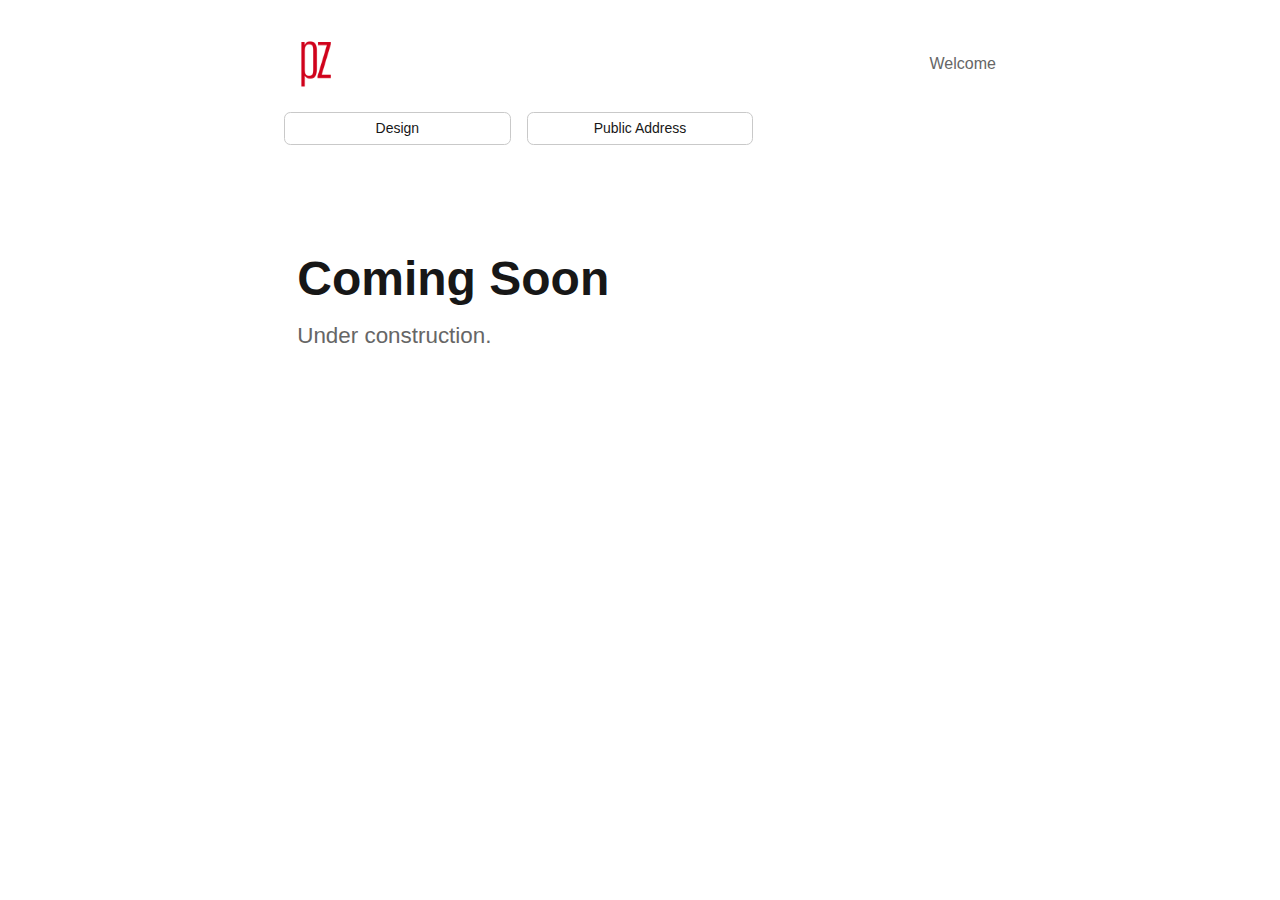
<file: index.html>
<!doctype html>
<html lang=en>
<meta charset=utf-8>

<title>Coming soon</title>
<meta name=viewport content="width=device-width, initial-scale=1">
<meta name=author content=josegpt>
<meta name=description content="Coming soon" >
<meta name=keywords content="HTML, CSS, C, Web, Services">
<meta name=theme-color content=#d0021b>
<meta property=og:type content=website>
<meta property=og:title content="Coming soon">
<meta property=og:url content=https://pz.do>
<meta property=og:description content="Coming soon">
<meta property=og:image content=/static/img/banner.png>
<link rel=icon href=/static/img/favicon.ico>
<link rel=preload as=style href=/static/css/style.css>
<link rel=stylesheet href=/static/css/style.css>

<body>
<header class=stack>
<nav data-align=center data-justify=space-between class=cluster>
<a href=/ data-style=tertiary class=logo>
<img src=/static/img/logo.webp alt=pz>
</a>
<article>
<span>Welcome</span>
</article>
</nav>
<nav class=grid>
<a data-style=secondary href=https://design.pz.do>Design</a>
<a data-style=secondary href=https://addr.pz.do>Public Address</a>
</nav>
</header>

<main>
<hgroup>
<h1>Coming Soon</h1>
<p>Under construction.
</hgroup>

</main>
</file>
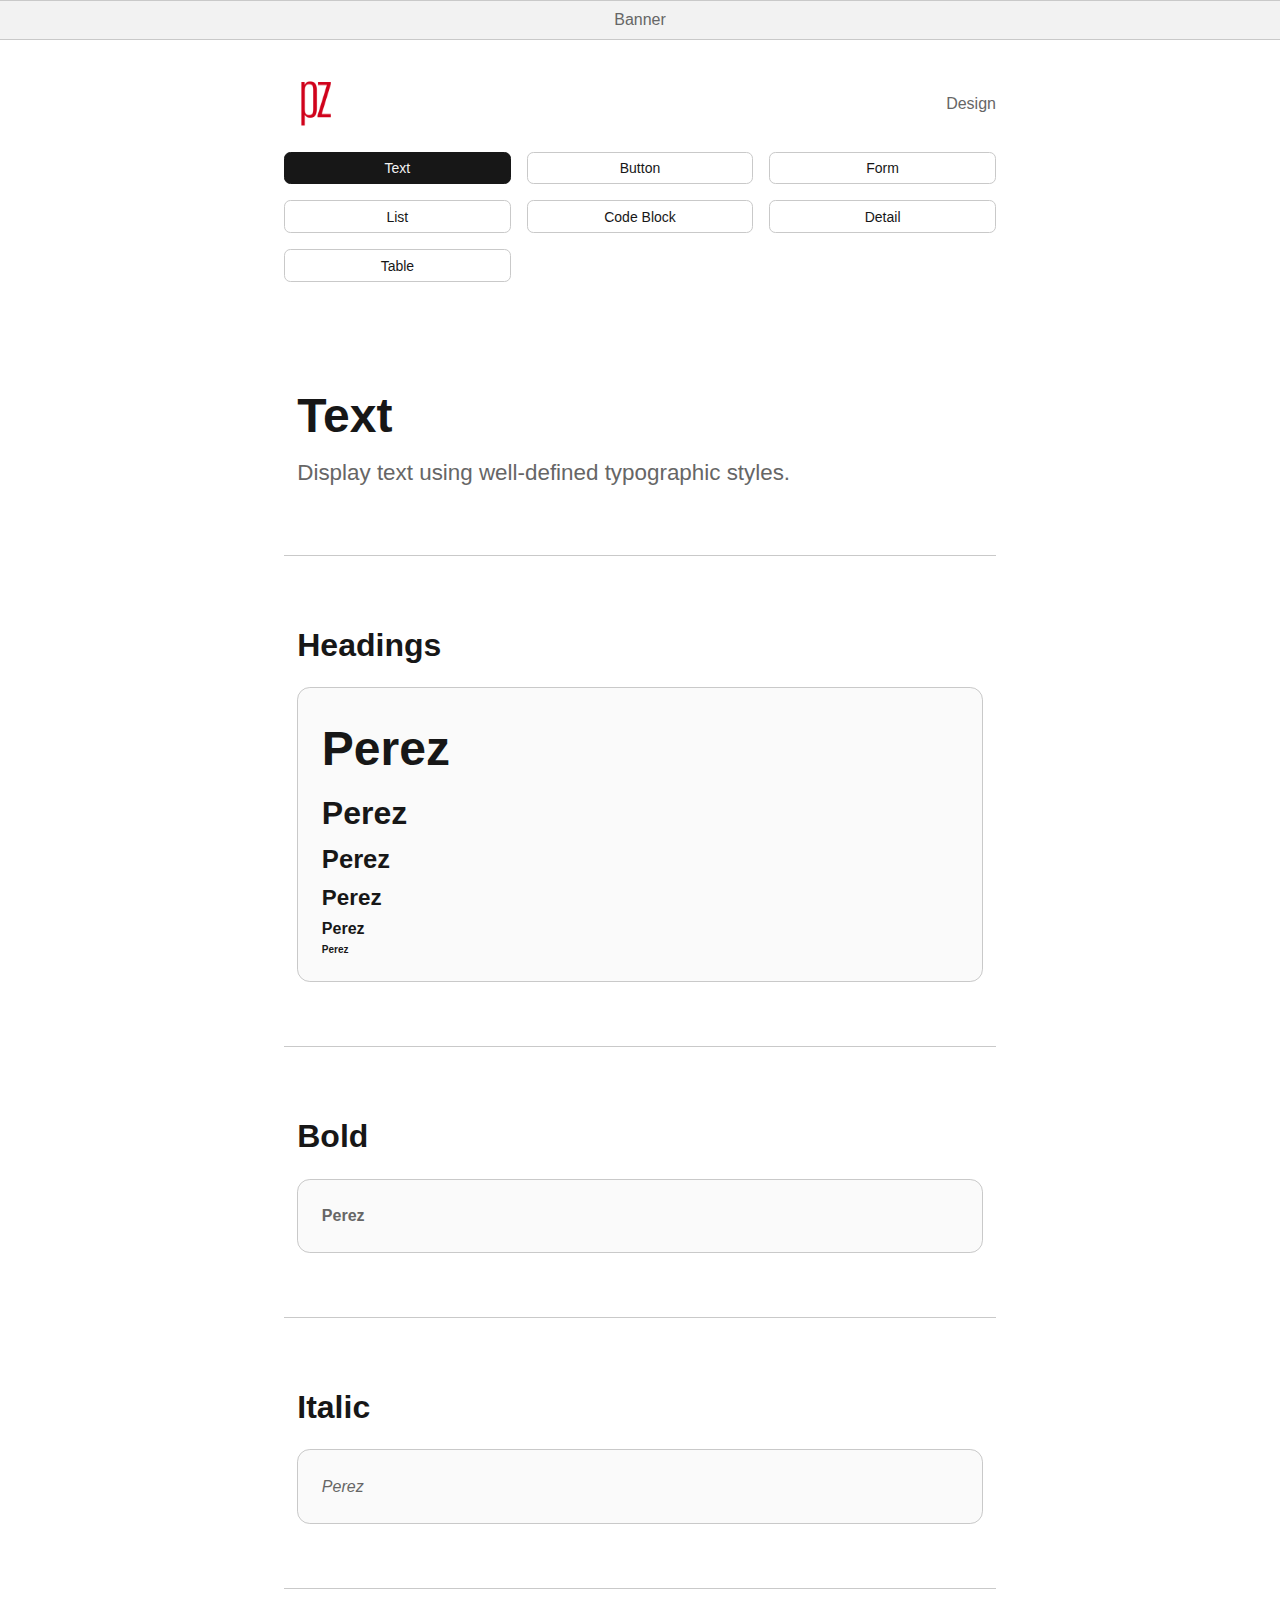
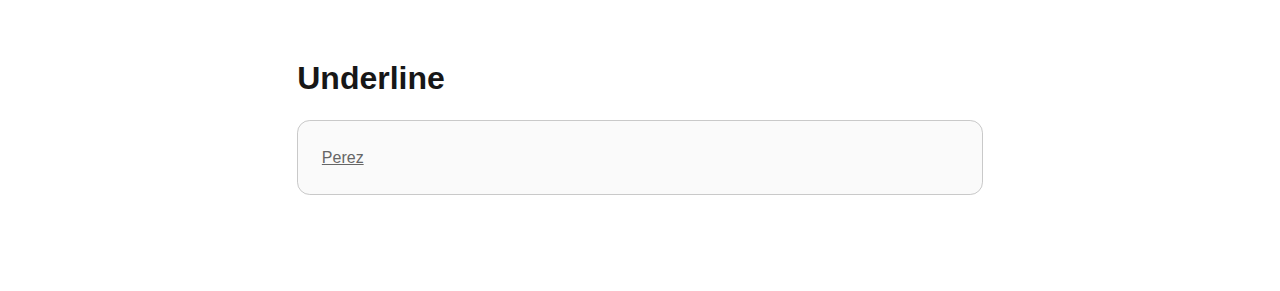
<file: design/index.html>
<!doctype html>
<html lang=en>
<meta charset=utf-8>

<title>Design</title>
<meta name=viewport content="width=device-width, initial-scale=1">
<meta name=author content=josegpt>
<meta name=description content=Design>
<meta name=keywords content="HTML, CSS, C, Web, Services">
<meta name=theme-color content=#d0021b>
<meta property=og:type content=website>
<meta property=og:title content=Design>
<meta property=og:url content=https://design.pz.do>
<meta property=og:description content=Design>
<meta property=og:image content=/static/img/banner.png>
<link rel=icon href=/static/img/favicon.ico>
<link rel=preload as=style href=/static/css/style.css>
<link rel=stylesheet href=/static/css/style.css>

<body>
<article class=banner>Banner</article>
<header class=stack>
<nav data-align=center data-justify=space-between class=cluster>
<a href=/ data-style=tertiary class=logo>
<img src=/static/img/logo.webp alt=pz>
</a>
<article>
<span>Design</span>
</article>
</nav>
<nav class=grid>
<a href=/>Text</a>
<a data-style=secondary href=/b.html>Button</a>
<a data-style=secondary href=/f.html>Form</a>
<a data-style=secondary href=/l.html>List</a>
<a data-style=secondary href=/c.html>Code Block</a>
<a data-style=secondary href=/d.html>Detail</a>
<a data-style=secondary href=/t.html>Table</a>
</nav>
</header>

<main>
<hgroup>
<h1>Text</h1>
<p>Display text using well-defined typographic styles.
</hgroup>

<section>
<h2>Headings</h2>
<article class=box>
<h1>Perez</h1>
<h2>Perez</h2>
<h3>Perez</h3>
<h4>Perez</h4>
<h5>Perez</h5>
<h6>Perez</h6>
</article>
</section>

<section>
<h2>Bold</h2>
<article class=box>
<strong>Perez</strong>
</article>
</section>

<section>
<h2>Italic</h2>
<article class=box>
<em>Perez</em>
</article>
</section>

<section>
<h2>Underline</h2>
<article class=box>
<u>Perez</u>
</article>
</section>

</main>
</file>
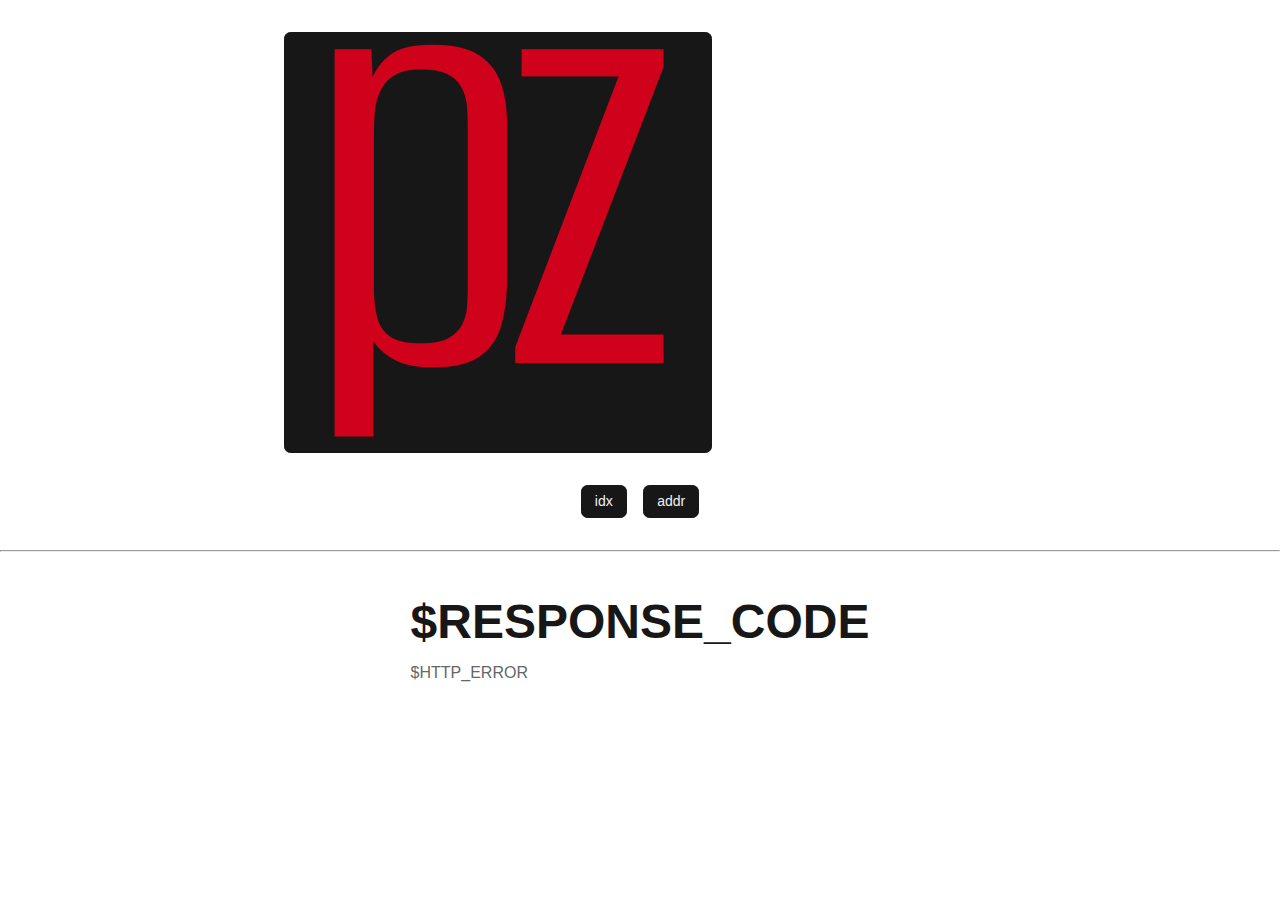
<file: err.html>
<!doctype html>
<html lang=en>
<meta charset=utf-8>

<title>$HTTP_ERROR</title>
<meta name=viewport content="width=device-width, initial-scale=1">
<meta name=author content=josegpt>
<meta name=description content="$HTTP_ERROR">
<meta name=keywords content="html, css, c, web, services">
<meta name=theme-color content=#d0021b>
<meta property=og:type content=website>
<meta property=og:title content="$HTTP_ERROR">
<meta property=og:url content=https://pz.do>
<meta property=og:description content="$HTTP_ERROR">
<meta property=og:image content=/static/img/banner.png>
<link rel=icon href=/static/img/favicon.ico>
<link rel=preload as=style href=/static/css/style.css>
<link rel=stylesheet href=/static/css/style.css>

<body>
<header>
<a href=/ id=logo>
<img src=/static/img/logo.webp alt=pz>
</a>
</header>
<nav data-justify=center class=cluster>
<a href=/>idx</a>
<a href=https://addr.pz.do>addr</a>
</nav>
<hr>
<main class=stack>
<header>
<h1>$RESPONSE_CODE</h1>
<p>$HTTP_ERROR
</header>
</main>
</file>
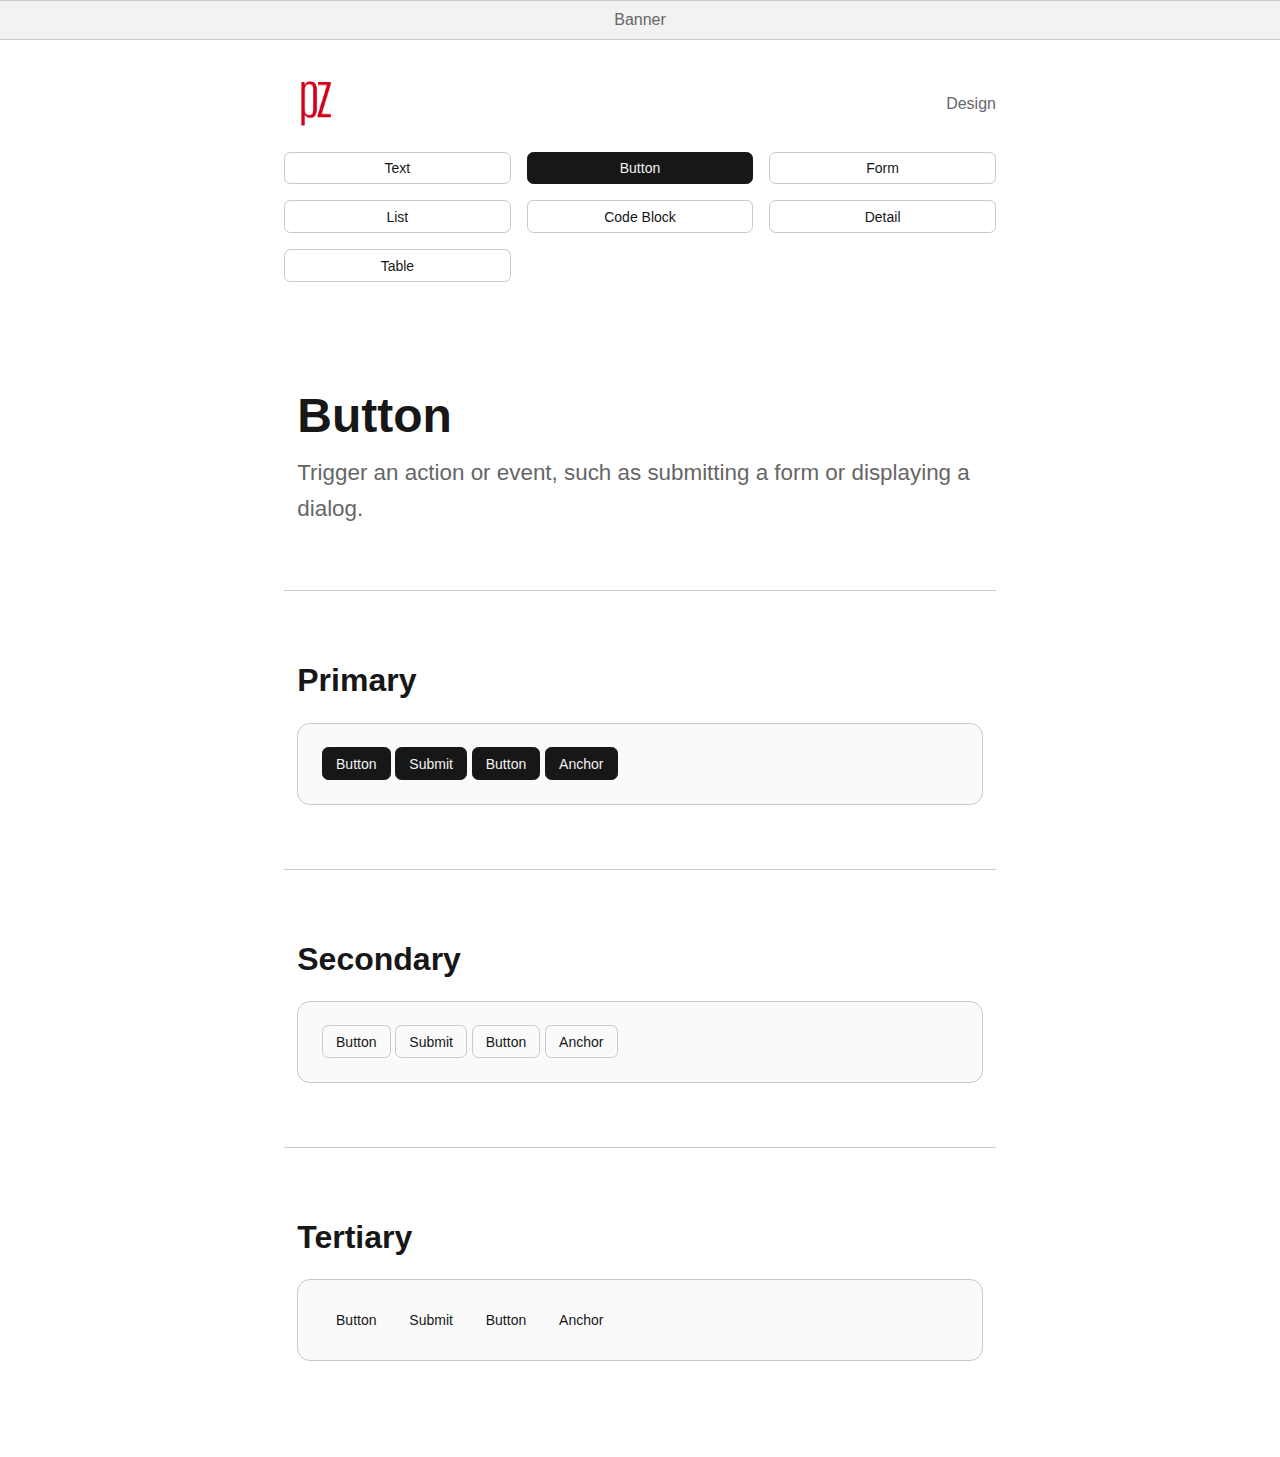
<file: design/b.html>
<!doctype html>
<html lang=en>
<meta charset=utf-8>

<title>Design</title>
<meta name=viewport content="width=device-width, initial-scale=1">
<meta name=author content=josegpt>
<meta name=description content=Design>
<meta name=keywords content="HTML, CSS, C, Web, Services">
<meta name=theme-color content=#d0021b>
<meta property=og:type content=website>
<meta property=og:title content=Design>
<meta property=og:url content=https://design.pz.do>
<meta property=og:description content=Design>
<meta property=og:image content=/static/img/banner.png>
<link rel=icon href=/static/img/favicon.ico>
<link rel=preload as=style href=/static/css/style.css>
<link rel=stylesheet href=/static/css/style.css>

<body>
<article class=banner>Banner</article>
<header class=stack>
<nav data-align=center data-justify=space-between class=cluster>
<a href=/ data-style=tertiary class=logo>
<img src=/static/img/logo.webp alt=pz>
</a>
<article>
<span>Design</span>
</article>
</nav>
<nav class=grid>
<a data-style=secondary href=/>Text</a>
<a href=/b.html>Button</a>
<a data-style=secondary href=/f.html>Form</a>
<a data-style=secondary href=/l.html>List</a>
<a data-style=secondary href=/c.html>Code Block</a>
<a data-style=secondary href=/d.html>Detail</a>
<a data-style=secondary href=/t.html>Table</a>
</nav>
</header>

<main>
<hgroup>
<h1>Button</h1>
<p>Trigger an action or event, such as submitting a form or displaying a dialog.
</hgroup>

<section>
<h2>Primary</h2>
<article class=box>
<button>Button</button>
<input type=submit value=Submit>
<input type=button value=Button>
<a href=#>Anchor</a>
</article>
</section>

<section>
<h2>Secondary</h2>
<article class=box>
<button data-style=secondary>Button</button>
<input data-style=secondary type=submit value=Submit>
<input data-style=secondary type=button value=Button>
<a href=# data-style=secondary>Anchor</a>
</article>
</section>

<section>
<h2>Tertiary</h2>
<article class=box>
<button data-style=tertiary>Button</button>
<input data-style=tertiary type=submit value=Submit>
<input data-style=tertiary type=button value=Button>
<a href=# data-style=tertiary>Anchor</a>
</article>
</section>
</main>
</file>
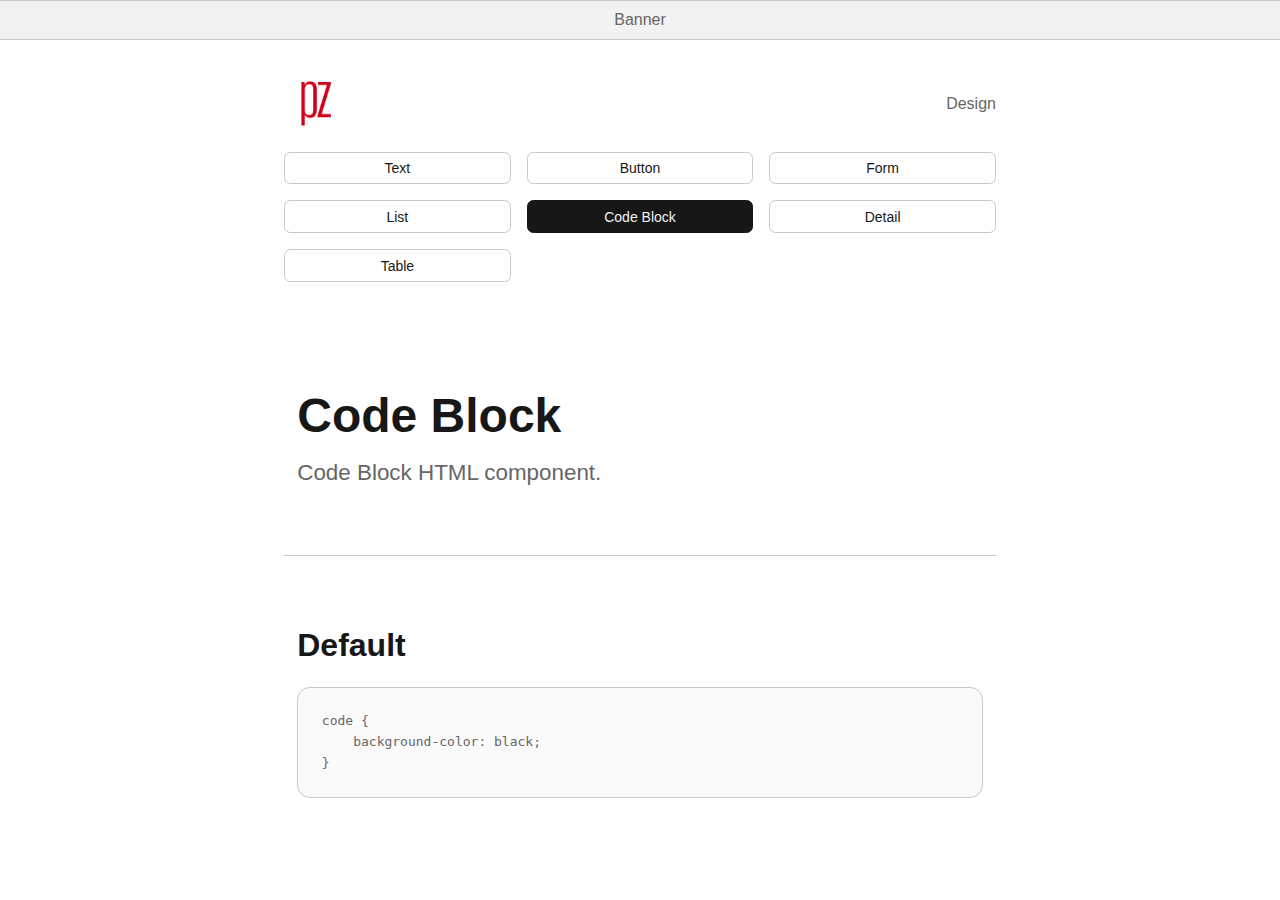
<file: design/c.html>
<!doctype html>
<html lang=en>
<meta charset=utf-8>

<title>Design</title>
<meta name=viewport content="width=device-width, initial-scale=1">
<meta name=author content=josegpt>
<meta name=description content=Design>
<meta name=keywords content="HTML, CSS, C, Web, Services">
<meta name=theme-color content=#d0021b>
<meta property=og:type content=website>
<meta property=og:title content=Design>
<meta property=og:url content=https://design.pz.do>
<meta property=og:description content=Design>
<meta property=og:image content=/static/img/banner.png>
<link rel=icon href=/static/img/favicon.ico>
<link rel=preload as=style href=/static/css/style.css>
<link rel=stylesheet href=/static/css/style.css>

<body>
<article class=banner>Banner</article>
<header class=stack>
<nav data-align=center data-justify=space-between class=cluster>
<a href=/ data-style=tertiary class=logo>
<img src=/static/img/logo.webp alt=pz>
</a>
<article>
<span>Design</span>
</article>
</nav>
<nav class=grid>
<a data-style=secondary href=/>Text</a>
<a data-style=secondary href=/b.html>Button</a>
<a data-style=secondary href=/f.html>Form</a>
<a data-style=secondary href=/l.html>List</a>
<a href=/c.html>Code Block</a>
<a data-style=secondary href=/d.html>Detail</a>
<a data-style=secondary href=/t.html>Table</a>
</nav>
</header>

<main>
<hgroup>
<h1>Code Block</h1>
<p>Code Block HTML component.
</hgroup>

<section>
<h2>Default</h2>
<article class=box>
<pre><code>code {
    background-color: black;
}</code></pre>
</article>
</section>
</main>
</file>
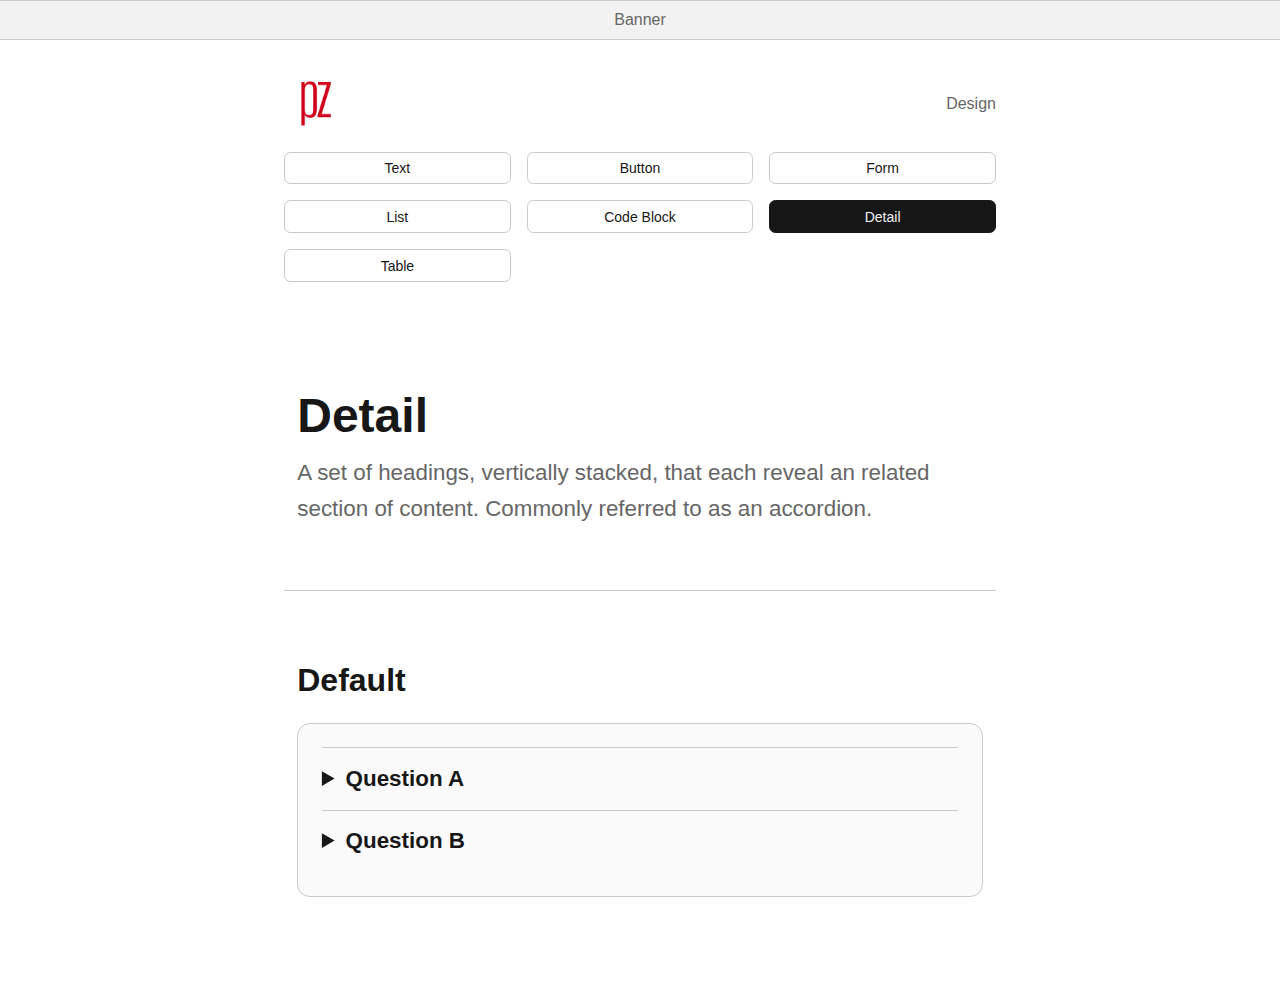
<file: design/d.html>
<!doctype html>
<html lang=en>
<meta charset=utf-8>

<title>Design</title>
<meta name=viewport content="width=device-width, initial-scale=1">
<meta name=author content=josegpt>
<meta name=description content=Design>
<meta name=keywords content="HTML, CSS, C, Web, Services">
<meta name=theme-color content=#d0021b>
<meta property=og:type content=website>
<meta property=og:title content=Design>
<meta property=og:url content=https://design.pz.do>
<meta property=og:description content=Design>
<meta property=og:image content=/static/img/banner.png>
<link rel=icon href=/static/img/favicon.ico>
<link rel=preload as=style href=/static/css/style.css>
<link rel=stylesheet href=/static/css/style.css>

<body>
<article class=banner>Banner</article>
<header class=stack>
<nav data-align=center data-justify=space-between class=cluster>
<a href=/ data-style=tertiary class=logo>
<img src=/static/img/logo.webp alt=pz>
</a>
<article>
<span>Design</span>
</article>
</nav>
<nav class=grid>
<a data-style=secondary href=/>Text</a>
<a data-style=secondary href=/b.html>Button</a>
<a data-style=secondary href=/f.html>Form</a>
<a data-style=secondary href=/l.html>List</a>
<a data-style=secondary href=/c.html>Code Block</a>
<a href=/d.html>Detail</a>
<a data-style=secondary href=/t.html>Table</a>
</nav>
</header>

<main>
<hgroup>
<h1>Detail</h1>
<p>A set of headings, vertically stacked, that each reveal an
related section of content. Commonly referred to as an accordion.
</hgroup>

<section>
<h2>Default</h2>
<article class=box>
<details>
<summary>Question A</summary>
<p>
Lorem ipsum dolor sit amet, consectetur adipiscing elit,
sed do eiusmod tempor incididunt ut labore et dolore magna
aliqua. Ut enim ad minim veniam, quis nostrud exercitation
ullamco laboris nisi ut aliquip ex ea commodo consequat.
</details>
<details>
<summary>Question B</summary>
<p>
Duis aute irure dolor in reprehenderit in voluptate
velit esse cillum dolore eu fugiat nulla pariatur.
</details>
</article>
</section>
</main>
</file>
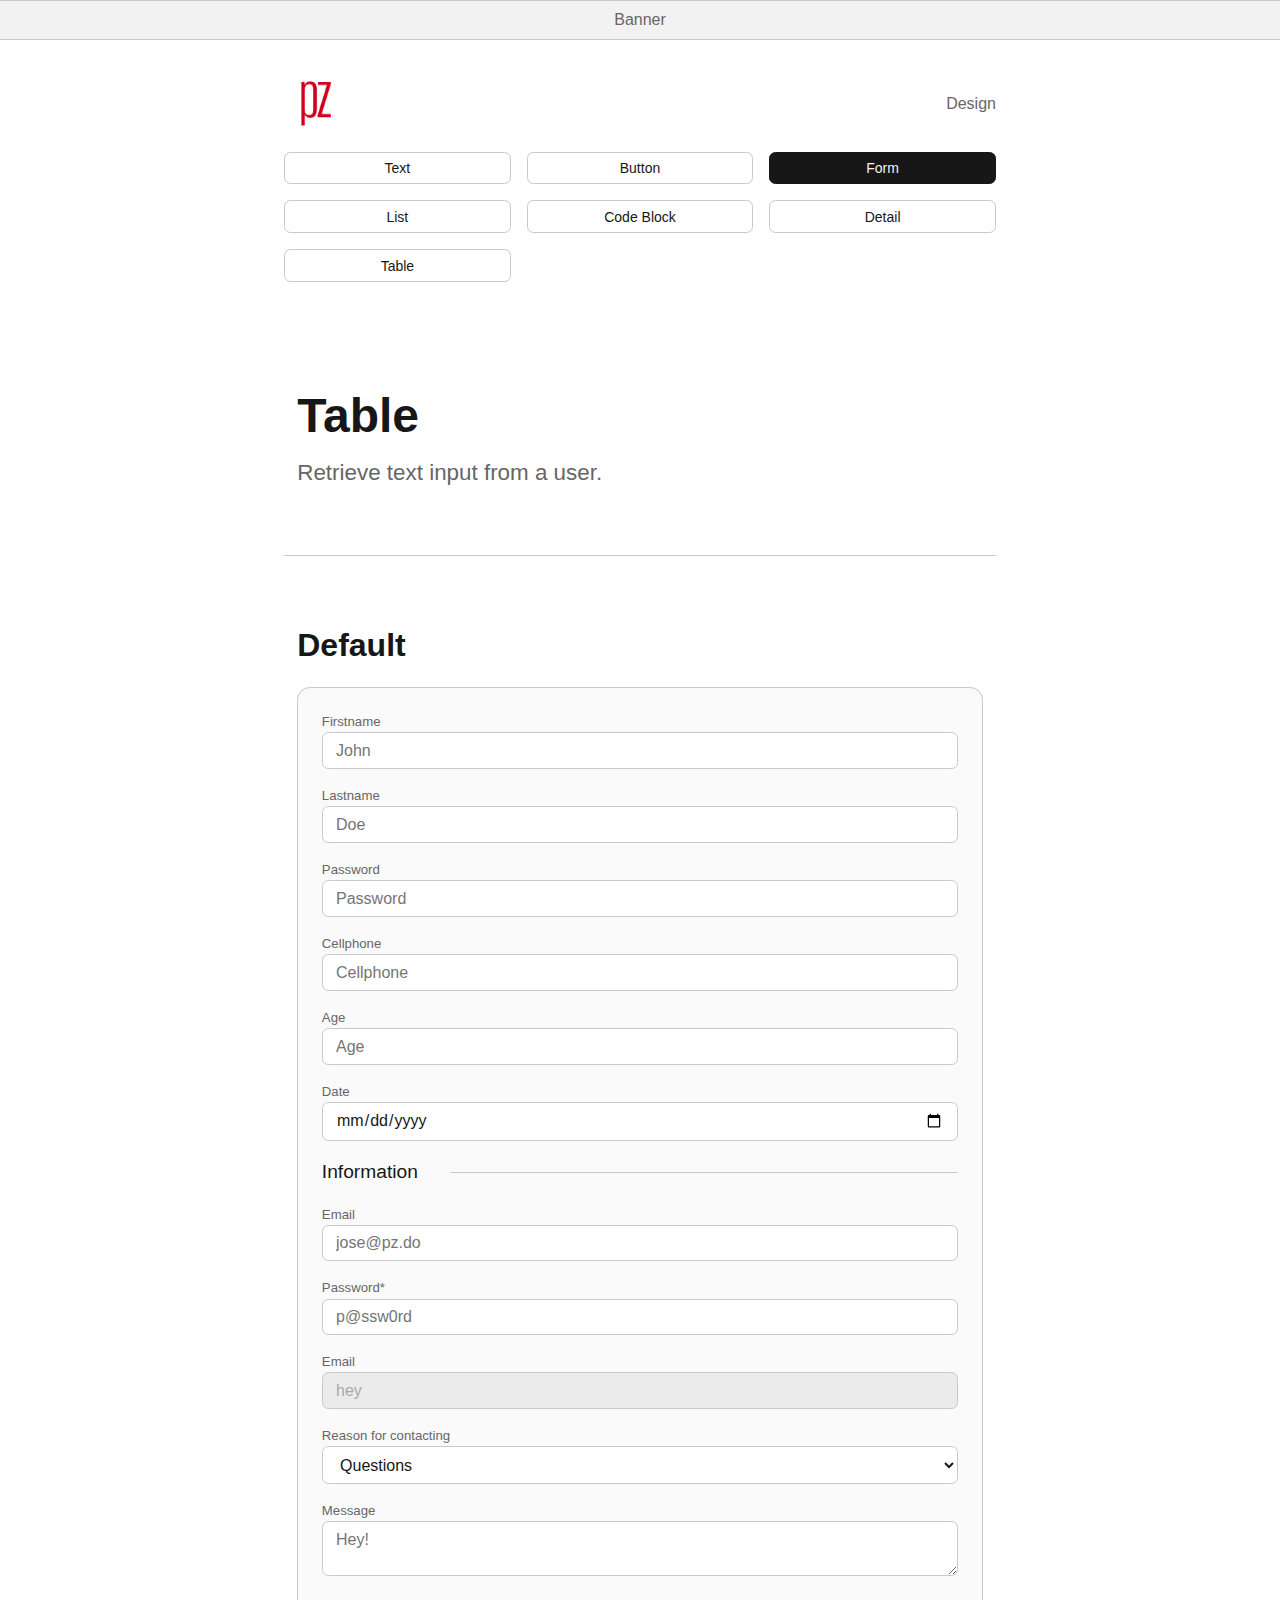
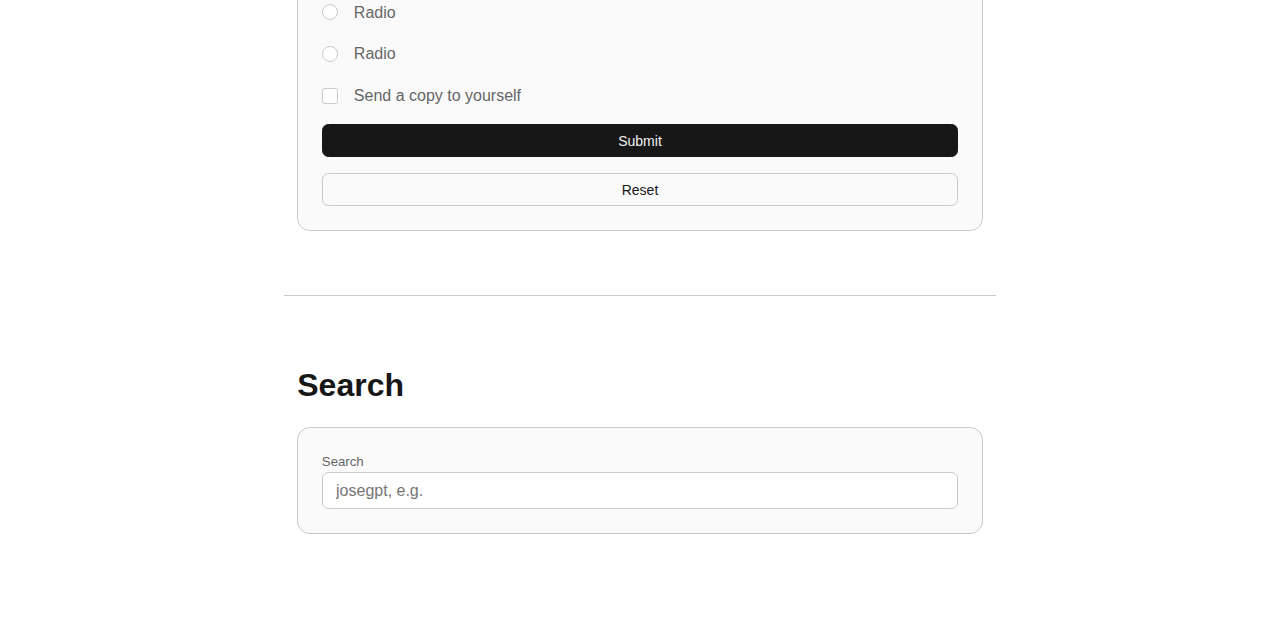
<file: design/f.html>
<!doctype html>
<html lang=en>
<meta charset=utf-8>

<title>Design</title>
<meta name=viewport content="width=device-width, initial-scale=1">
<meta name=author content=josegpt>
<meta name=description content=Design>
<meta name=keywords content="HTML, CSS, C, Web, Services">
<meta name=theme-color content=#d0021b>
<meta property=og:type content=website>
<meta property=og:title content=Design>
<meta property=og:url content=https://design.pz.do>
<meta property=og:description content=Design>
<meta property=og:image content=/static/img/banner.png>
<link rel=icon href=/static/img/favicon.ico>
<link rel=preload as=style href=/static/css/style.css>
<link rel=stylesheet href=/static/css/style.css>

<body>
<article class=banner>Banner</article>
<header class=stack>
<nav data-align=center data-justify=space-between class=cluster>
<a href=/ data-style=tertiary class=logo>
<img src=/static/img/logo.webp alt=pz>
</a>
<article>
<span>Design</span>
</article>
</nav>
<nav class=grid>
<a data-style=secondary href=/>Text</a>
<a data-style=secondary href=/b.html>Button</a>
<a href=/f.html>Form</a>
<a data-style=secondary href=/l.html>List</a>
<a data-style=secondary href=/c.html>Code Block</a>
<a data-style=secondary href=/d.html>Detail</a>
<a data-style=secondary href=/t.html>Table</a>
</nav>
</header>

<main>
<hgroup>
<h1>Table</h1>
<p>Retrieve text input from a user.
</hgroup>

<section>
<h2>Default</h2>
<article class=box>
<form>
<label>
<p>Firstname</p>
<input type=text placeholder=John>
</label>
<label>
<p>Lastname</p>
<input type=text placeholder=Doe>
</label>
<label>
<p>Password</p>
<input type=password placeholder=Password>
</label>
<label>
<p>Cellphone</p>
<input type=tel placeholder=Cellphone>
</label>
<label>
<p>Age</p>
<input type=number placeholder=Age>
</label>
<label>
<p>Date</p>
<input type=date placeholder=Date>
</label>
<fieldset class=stack>
<legend>Information</legend>
<label>
<p>Email</p>
<input type=email placeholder=jose@pz.do>
</label>
<label>
<p>Password*</p>
<input type=password placeholder=p@ssw0rd required>
</label>
<label>
<p>Email</p>
<input type=email placeholder=jose@pz.do value=hey disabled>
</label>
<label>
<p>Reason for contacting</p>
<select>
<option>Questions
</select>
</label>
</fieldset>
<label>
<p>Message</p>
<textarea placeholder=Hey!></textarea>
</label>
<label>
<input name=radio type=radio>
<span>Radio</span>
</label>
<label>
<input name=radio type=radio>
<span>Radio</span>
</label>
<label>
<input type=checkbox>
<span>Send a copy to yourself</span>
</label>
<input type=submit>
<input data-style=secondary type=reset>
</form>
</article>
</section>

<section>
<h2>Search</h2>
<article class=box>
<search>
<form>
<label>
<p>Search</p>
<input type=search placeholder="josegpt, e.g.">
</label>
</form>
</search>
</article>
</section>
</main>
</file>
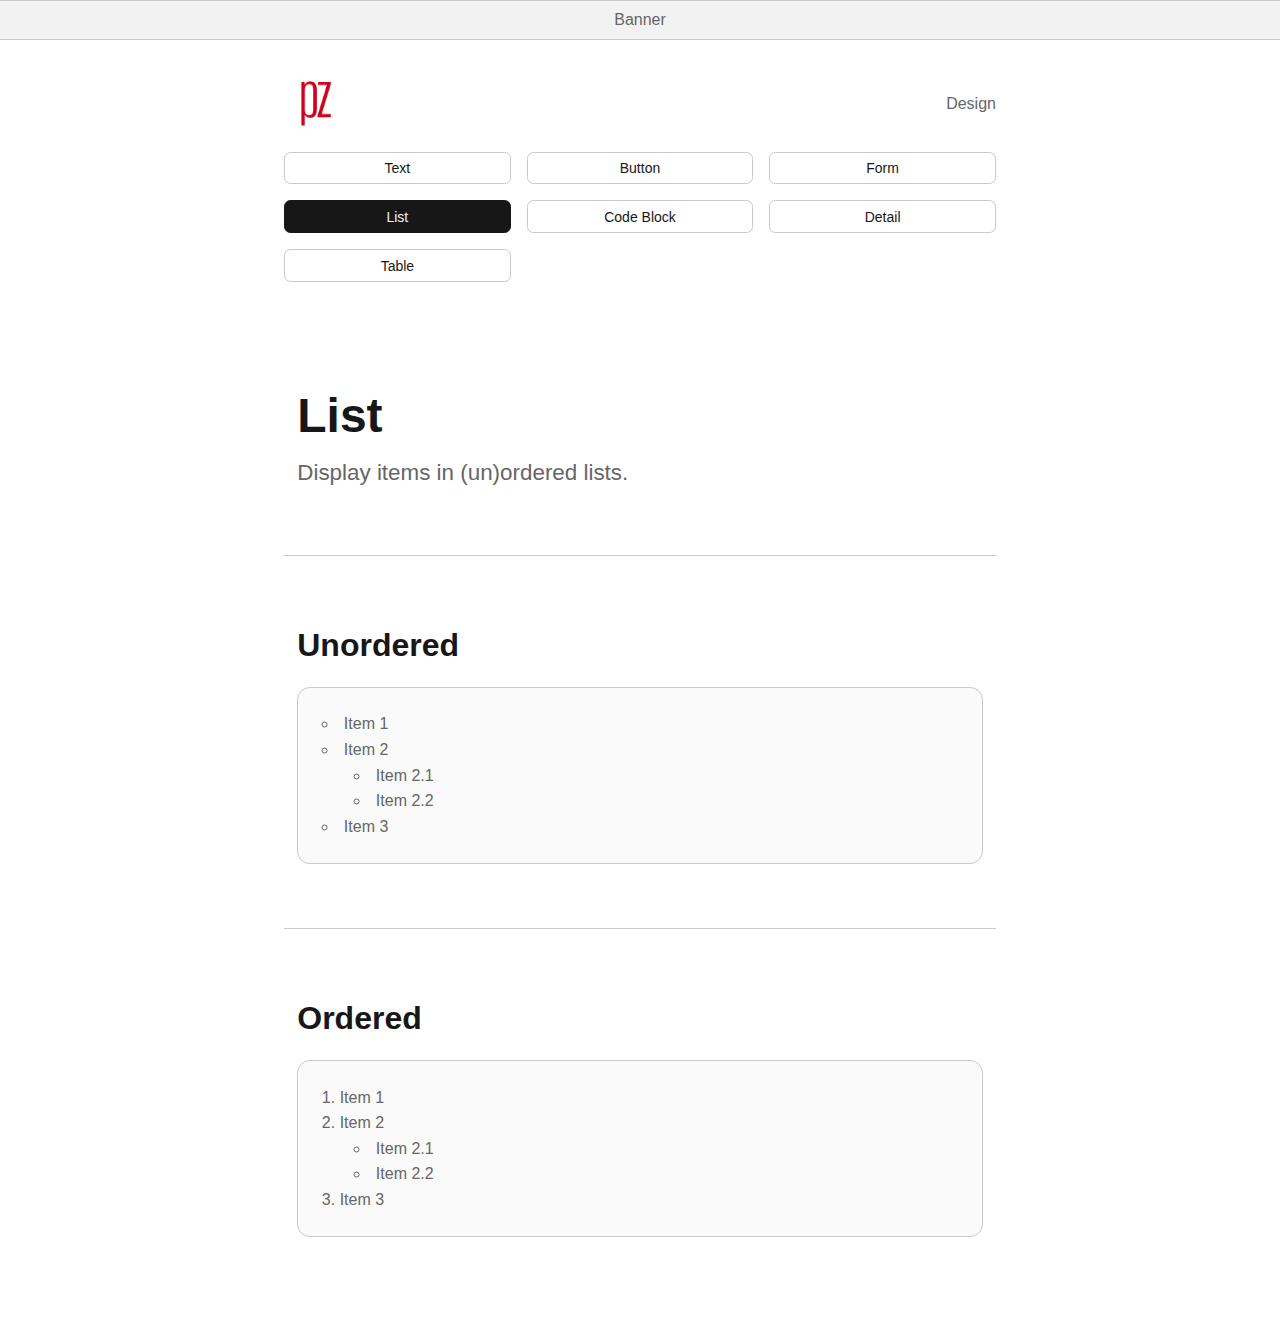
<file: design/l.html>
<!doctype html>
<html lang=en>
<meta charset=utf-8>

<title>Design</title>
<meta name=viewport content="width=device-width, initial-scale=1">
<meta name=author content=josegpt>
<meta name=description content=Design>
<meta name=keywords content="HTML, CSS, C, Web, Services">
<meta name=theme-color content=#d0021b>
<meta property=og:type content=website>
<meta property=og:title content=Design>
<meta property=og:url content=https://design.pz.do>
<meta property=og:description content=Design>
<meta property=og:image content=/static/img/banner.png>
<link rel=icon href=/static/img/favicon.ico>
<link rel=preload as=style href=/static/css/style.css>
<link rel=stylesheet href=/static/css/style.css>

<body>
<article class=banner>Banner</article>
<header class=stack>
<nav data-align=center data-justify=space-between class=cluster>
<a href=/ data-style=tertiary class=logo>
<img src=/static/img/logo.webp alt=pz>
</a>
<article>
<span>Design</span>
</article>
</nav>
<nav class=grid>
<a data-style=secondary href=/>Text</a>
<a data-style=secondary href=/b.html>Button</a>
<a data-style=secondary href=/f.html>Form</a>
<a href=/l.html>List</a>
<a data-style=secondary href=/c.html>Code Block</a>
<a data-style=secondary href=/d.html>Detail</a>
<a data-style=secondary href=/t.html>Table</a>
</nav>
</header>

<main>
<hgroup>
<h1>List</h1>
<p>Display items in (un)ordered lists.
</hgroup>

<section>
<h2>Unordered</h2>
<article class=box>
<ul>
<li>Item 1
<li>Item 2
<ul>
<li>Item 2.1
<li>Item 2.2
</ul>
<li>Item 3
</ul>
</article>
</section>

<section>
<h2>Ordered</h2>
<article class=box>
<ol>
<li>Item 1
<li>Item 2
<ul>
<li>Item 2.1
<li>Item 2.2
</ul>
<li>Item 3
</ol>
</article>
</section>
</main>
</file>
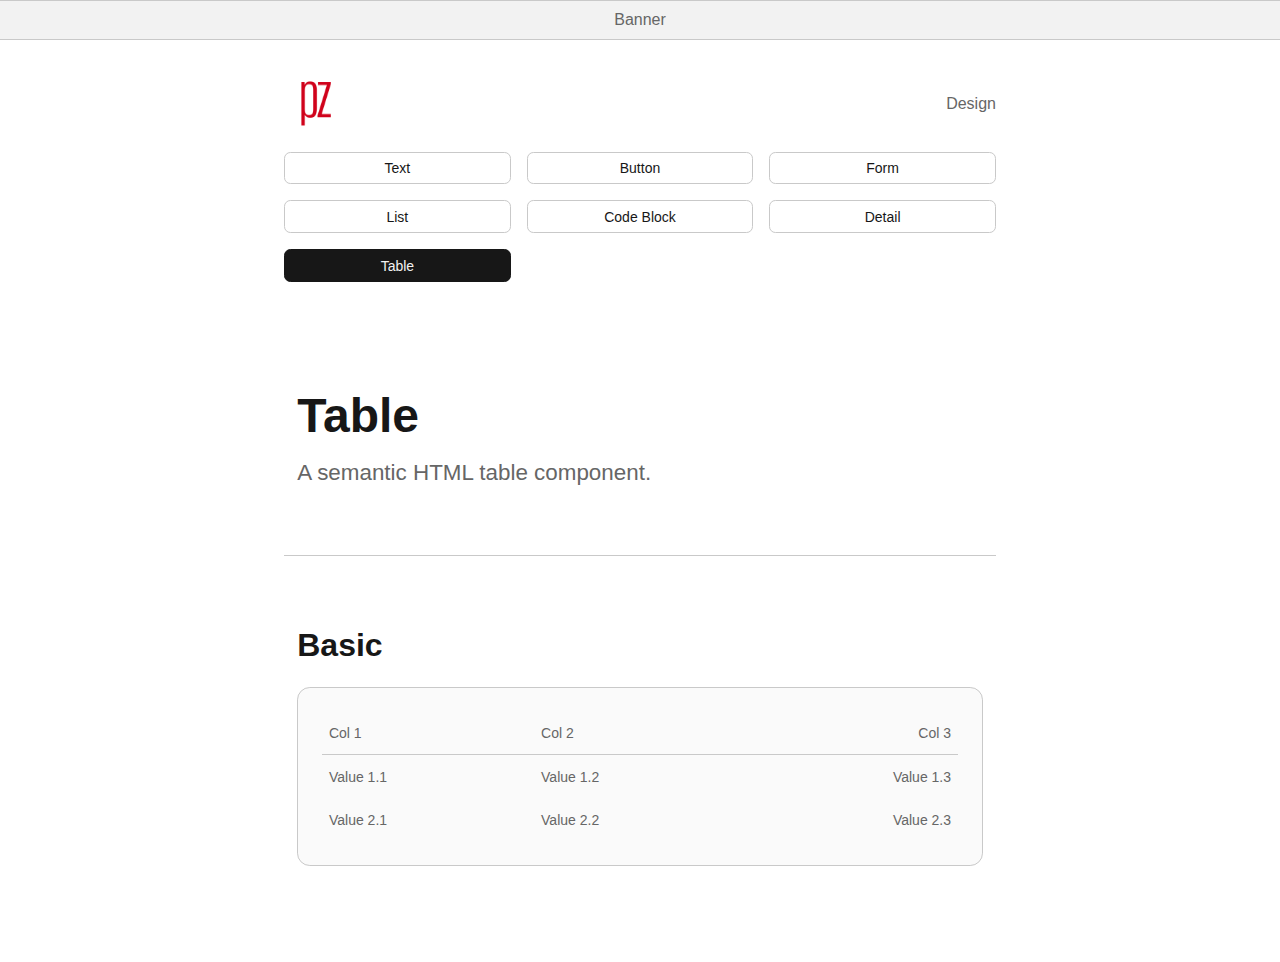
<file: design/t.html>
<!doctype html>
<html lang=en>
<meta charset=utf-8>

<title>Design</title>
<meta name=viewport content="width=device-width, initial-scale=1">
<meta name=author content=josegpt>
<meta name=description content=Design>
<meta name=keywords content="HTML, CSS, C, Web, Services">
<meta name=theme-color content=#d0021b>
<meta property=og:type content=website>
<meta property=og:title content=Design>
<meta property=og:url content=https://design.pz.do>
<meta property=og:description content=Design>
<meta property=og:image content=/static/img/banner.png>
<link rel=icon href=/static/img/favicon.ico>
<link rel=preload as=style href=/static/css/style.css>
<link rel=stylesheet href=/static/css/style.css>

<body>
<article class=banner>Banner</article>
<header class=stack>
<nav data-align=center data-justify=space-between class=cluster>
<a href=/ data-style=tertiary class=logo>
<img src=/static/img/logo.webp alt=pz>
</a>
<article>
<span>Design</span>
</article>
</nav>
<nav class=grid>
<a data-style=secondary href=/>Text</a>
<a data-style=secondary href=/b.html>Button</a>
<a data-style=secondary href=/f.html>Form</a>
<a data-style=secondary href=/l.html>List</a>
<a data-style=secondary href=/c.html>Code Block</a>
<a data-style=secondary href=/d.html>Detail</a>
<a href=/t.html>Table</a>
</nav>
</header>

<main>
<hgroup>
<h1>Table</h1>
<p>A semantic HTML table component.
</hgroup>

<section>
<h2>Basic</h2>
<article class=box>
<table>
<thead>
<tr>
<th>Col 1
<th>Col 2
<th>Col 3
<tbody>
<tr>
<td>Value 1.1
<td>Value 1.2
<td>Value 1.3
<tr>
<td>Value 2.1
<td>Value 2.2
<td>Value 2.3
</tbody>
</table>
</article>
</section>
</main>
</file>
